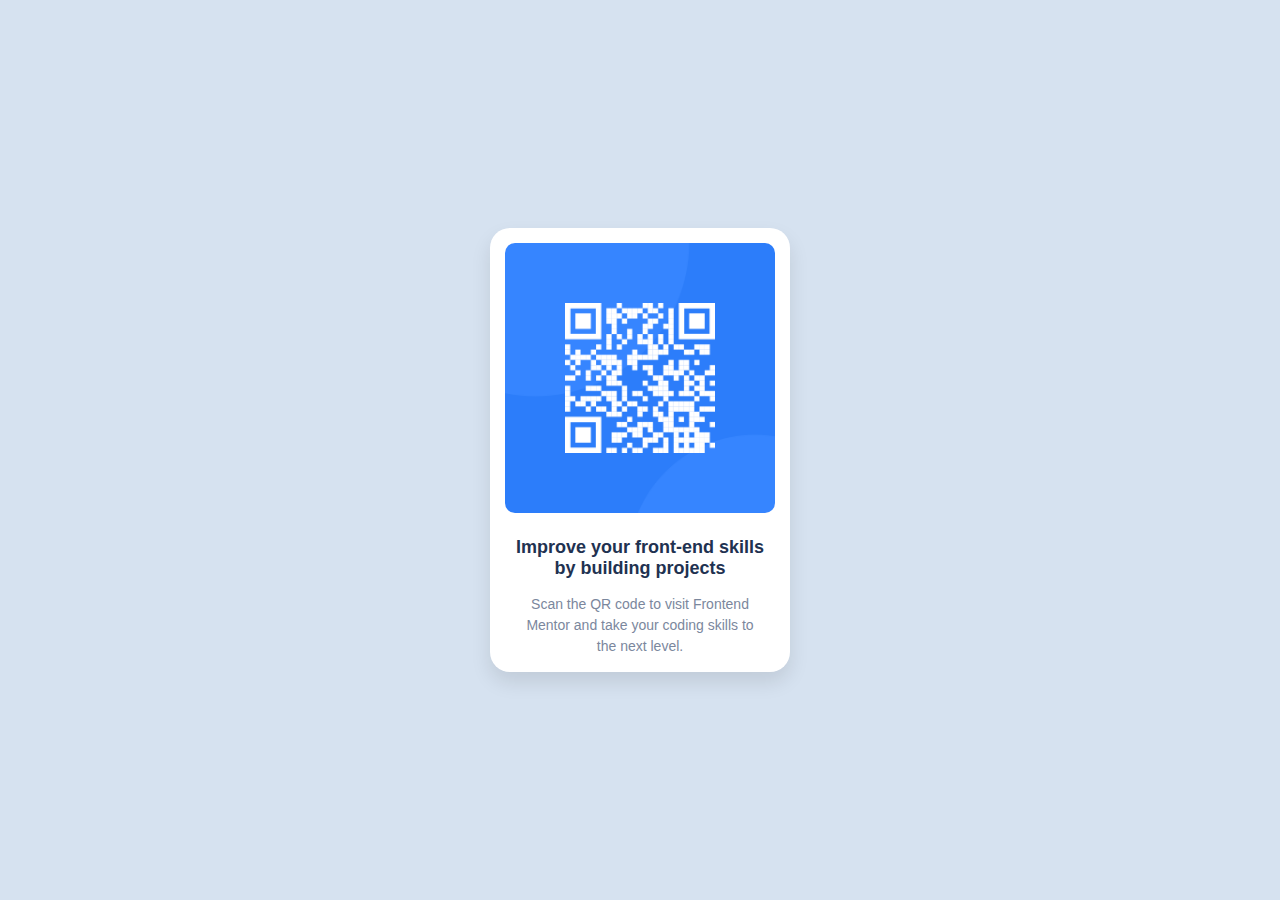
<file: project 1/index.html>
<!DOCTYPE html>
<html lang="en">
<head>
  <meta charset="UTF-8">
  <meta name="viewport" content="width=device-width, initial-scale=1.0">
  <title>QR Code Card</title>
  <link rel="stylesheet" href="style.css">
</head>
<body>
  <main class="card">
    <div class="qr-image">
      <img src="image-qr-code.png" alt="QR code to Frontend Mentor">
    </div>
    <div class="card-info">
      <h1>Improve your front-end skills by building projects</h1>
      <p>Scan the QR code to visit Frontend Mentor and take your coding skills to the next level.</p>
    </div>
  </main>
</body>
</html>
</file>
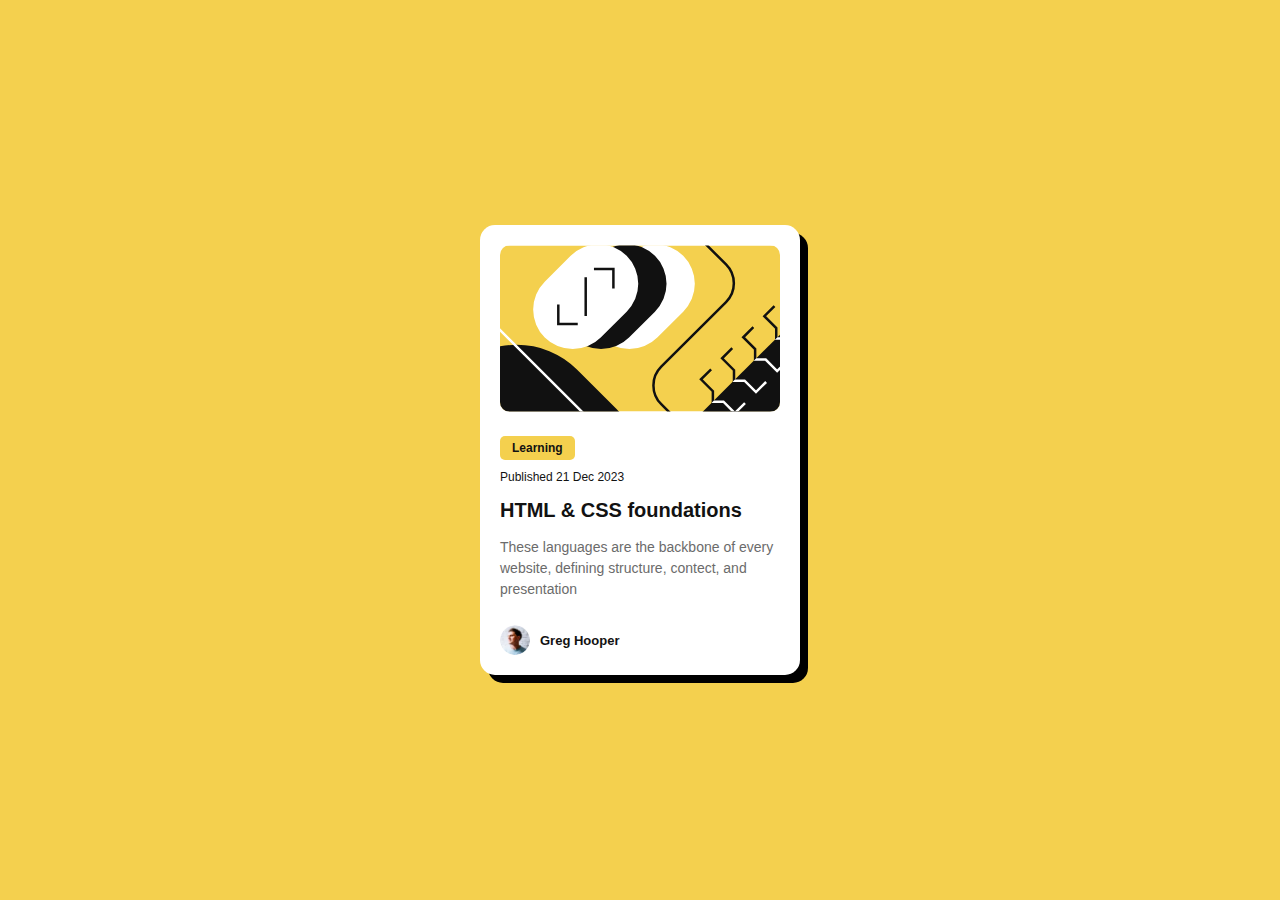
<file: project 2/index.html>
<!DOCTYPE html>
<html lang="en">
<head>
  <meta charset="UTF-8">
  <meta name="viewport" content="width=device-width, initial-scale=1.0">
  <title>QR Code Card</title>
  <link rel="stylesheet" href="style.css">
</head>
<body>
  <main class="card">
    <div class="illustration-article">
      <img src="illustration-article.svg" alt="article">
    </div>
    <button>Learning</button>

     <p id="dif">Published 21 Dec 2023</p>
    <div class="card-info">
      <h1>HTML & CSS foundations</h1>
      <p>These languages are the backbone of every website, defining structure, contect, and presentation</p>
    </div>
    
    <div class="avatar">
      <img src="image-avatar.webp" alt="no"><span>Greg Hooper</span>
    </div>
  </main>
</body>
</html>
</file>
<file: project 1/style.css>
* {
  box-sizing: border-box;
  margin: 0;
  padding: 0;
}


body {
  font-family: 'Arial', Helvetica, sans-serif;
  background-color: hsl(212, 45%, 89%);
  display: flex;
  justify-content: center;
  align-items: center;
  min-height: 100vh;
}


.card {
  background-color: white;
  width: 300px;
  border-radius: 20px;
  box-shadow: 0 10px 20px rgba(0, 0, 0, 0.1);
  padding: 15px;
  text-align: center;
}


.qr-image img {
  width: 100%;
  border-radius: 10px;
  margin-bottom: 20px;
}


.card-info h1 {
  font-size: 18px;
  color: hsl(218, 44%, 22%);
  margin-bottom: 15px;
  font-weight: 700;
}

.card-info p {
  font-size: 14px;
  color: hsl(220, 15%, 55%);
  line-height: 1.5;
  padding: 0 10px;
}
</file>
<file: project 2/style.css>
* {
  box-sizing: border-box;
  margin: 0;
  padding: 0;
}

body {
  font-family: 'Arial', Helvetica, sans-serif;
  background-color: hsl(47, 88%, 63%);
  display: flex;
  justify-content: center;
  align-items: center;
  min-height: 100vh;
}

.card {
  background-color: white;
  width: 320px;
  border-radius: 15px;
  box-shadow: 8px 8px 0px rgba(0, 0, 0, 1);
  padding: 20px;
  text-align: left;
  transition: transform 0.3s ease;
}


.illustration-article img {
  width: 100%;
  border-radius: 10px;
  margin-bottom: 20px;
}

button {
  background-color: hsl(47, 88%, 63%);
  border: none;
  border-radius: 5px;
  padding: 5px 12px;
  font-size: 12px;
  font-weight: 800;
  color: hsl(0, 0%, 7%);
  margin-bottom: 10px;
  position: relative;
  top: 0;
  left: 0;
}


#dif {
  font-size: 12px;
  color: hsl(0, 0%, 7%);
  margin-bottom: 15px;
}


.card-info h1 {
  font-size: 20px;
  color: hsl(0, 0%, 7%);
  margin-bottom: 15px;
  font-weight: 800;
  cursor: pointer;
}




.card-info p {
  font-size: 14px;
  color: hsl(0, 0%, 42%);
  line-height: 1.5;
  margin-bottom: 25px;
}


.avatar {
  display: flex;
  align-items: center;
  gap: 10px;
}

.avatar img {
  width: 30px;
  height: 30px;
  border-radius: 50%;
}

.avatar span {
  font-size: 13px;
  font-weight: 800;
  color: hsl(0, 0%, 7%);
}
</file>
